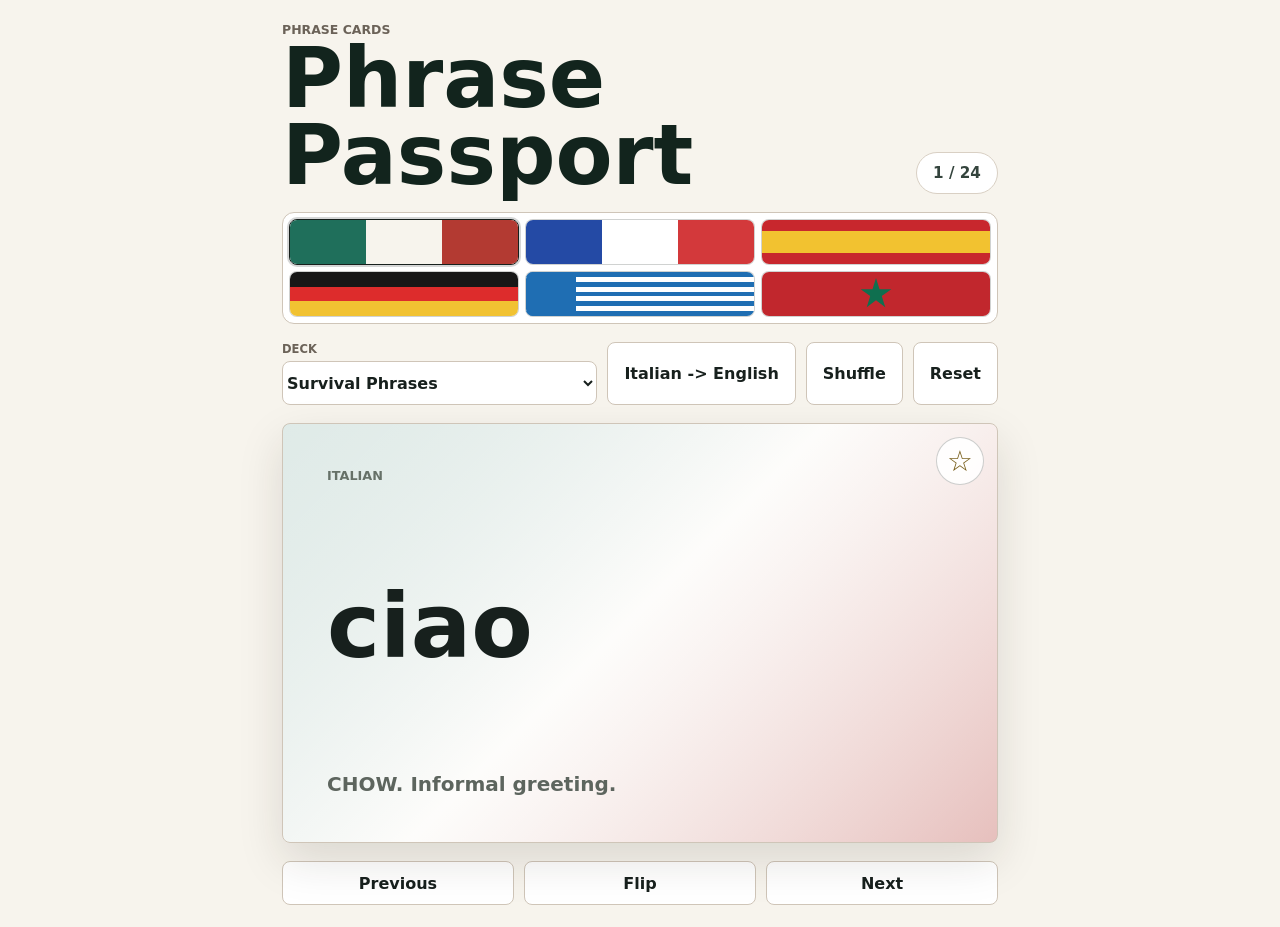
<file: index.html>
<!doctype html>
<html lang="en">
  <head>
    <meta charset="UTF-8" />
    <meta name="viewport" content="width=device-width, initial-scale=1.0" />
    <meta name="theme-color" content="#b72d2a" />
    <meta name="apple-mobile-web-app-capable" content="yes" />
    <meta name="apple-mobile-web-app-title" content="Phrase Passport" />
    <meta name="apple-mobile-web-app-status-bar-style" content="default" />
    <title>Phrase Passport</title>
    <link rel="manifest" href="./manifest.webmanifest" />
    <link rel="apple-touch-icon" href="./icons/icon.svg" />
    <link rel="icon" href="./icons/icon.svg" type="image/svg+xml" />
    <link rel="stylesheet" href="./styles.css" />
  </head>
  <body>
    <main class="app-shell">
      <header class="topbar">
        <div>
          <p class="kicker">Phrase cards</p>
          <h1>Phrase Passport</h1>
        </div>
        <div class="progress" aria-live="polite">
          <span id="card-count">1 / 1</span>
        </div>
      </header>

      <section class="language-panel" aria-label="Language selector">
        <div id="language-switch" class="language-switch" role="group" aria-label="Choose language"></div>
      </section>

      <section class="toolbar" aria-label="Deck controls">
        <label class="field">
          <span>Deck</span>
          <select id="deck-select"></select>
        </label>
        <button id="direction-button" type="button" aria-pressed="false">Italian → English</button>
        <button id="shuffle-button" type="button">Shuffle</button>
        <button id="reset-button" type="button">Reset</button>
      </section>

      <section class="study-area" aria-label="Flashcard study area">
        <button id="card" class="flashcard" type="button" aria-live="polite">
          <span class="card-face card-front">
            <span id="front-label" class="card-label">Italian</span>
            <strong id="front-text"></strong>
            <span id="front-note" class="card-note"></span>
          </span>
          <span class="card-face card-back">
            <span id="back-label" class="card-label">English</span>
            <strong id="back-text"></strong>
            <span id="back-note" class="card-note"></span>
          </span>
        </button>
        <button id="favorite-button" class="favorite-button" type="button" aria-pressed="false" aria-label="Add current card to favorites">
          ☆
        </button>
      </section>

      <nav class="nav-row" aria-label="Card navigation">
        <button id="previous-button" type="button">Previous</button>
        <button id="flip-button" type="button">Flip</button>
        <button id="next-button" type="button">Next</button>
      </nav>
    </main>

    <script src="./app.js" type="module"></script>
  </body>
</html>
</file>
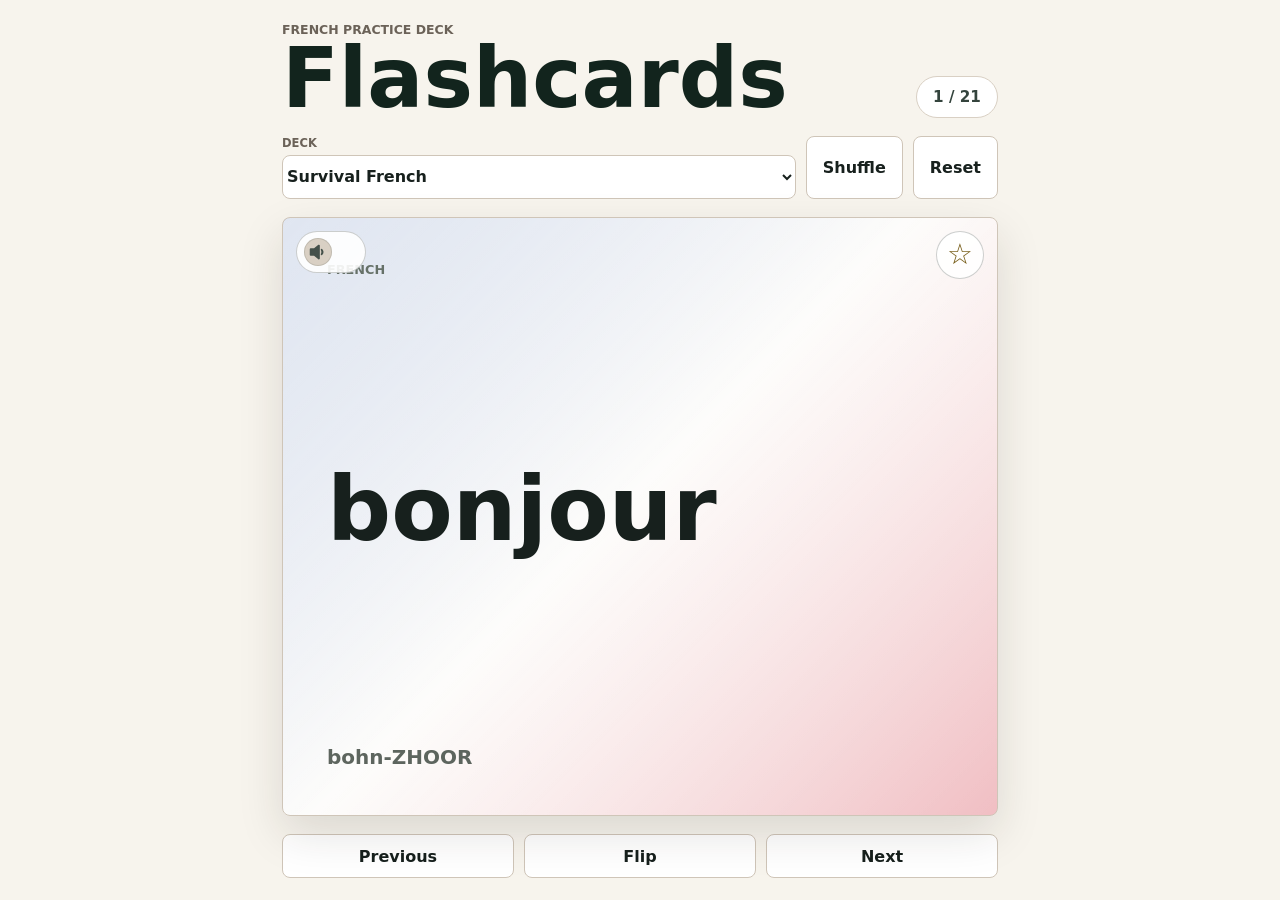
<file: french/index.html>
<!doctype html>
<html lang="en">
  <head>
    <meta charset="UTF-8" />
    <meta name="viewport" content="width=device-width, initial-scale=1.0" />
    <meta name="theme-color" content="#244f9e" />
    <meta name="apple-mobile-web-app-capable" content="yes" />
    <meta name="apple-mobile-web-app-title" content="French Cards" />
    <meta name="apple-mobile-web-app-status-bar-style" content="default" />
    <title>French Flashcards</title>
    <link rel="manifest" href="./manifest.webmanifest" />
    <link rel="apple-touch-icon" href="./icons/icon.svg" />
    <link rel="icon" href="./icons/icon.svg" type="image/svg+xml" />
    <link rel="stylesheet" href="./styles.css" />
  </head>
  <body>
    <main class="app-shell">
      <header class="topbar">
        <div>
          <p class="kicker">French practice deck</p>
          <h1>Flashcards</h1>
        </div>
        <div class="progress" aria-live="polite">
          <span id="card-count">1 / 1</span>
        </div>
      </header>

      <section class="toolbar" aria-label="Deck controls">
        <label class="field">
          <span>Deck</span>
          <select id="deck-select"></select>
        </label>
        <button id="shuffle-button" type="button">Shuffle</button>
        <button id="reset-button" type="button">Reset</button>
      </section>

      <section class="study-area" aria-label="Flashcard study area">
        <button id="card" class="flashcard" type="button" aria-live="polite">
          <span class="card-face card-front">
            <span id="front-label" class="card-label">French</span>
            <strong id="front-text"></strong>
            <span id="front-note" class="card-note"></span>
          </span>
          <span class="card-face card-back">
            <span id="back-label" class="card-label">English</span>
            <strong id="back-text"></strong>
            <span id="back-note" class="card-note"></span>
          </span>
        </button>
        <button id="audio-toggle" class="audio-toggle" type="button" role="switch" aria-checked="false" aria-label="Turn pronunciation on">
          <svg viewBox="0 0 24 24" aria-hidden="true">
            <path d="M4 9v6h4l5 4V5L8 9H4z" />
            <path d="M16 9.5a4 4 0 0 1 0 5" />
          </svg>
        </button>
        <button id="favorite-button" class="favorite-button" type="button" aria-pressed="false" aria-label="Add current card to favorites">
          ☆
        </button>
      </section>

      <nav class="nav-row" aria-label="Card navigation">
        <button id="previous-button" type="button">Previous</button>
        <button id="flip-button" type="button">Flip</button>
        <button id="next-button" type="button">Next</button>
      </nav>
    </main>

    <script src="./app.js" type="module"></script>
  </body>
</html>
</file>
<file: styles.css>
:root {
  color: #17201d;
  background: #f7f4ed;
  --accent: #1f6f5b;
  --accent-dark: #17382f;
  --accent-warm: #b33a32;
  font-family: Inter, ui-sans-serif, system-ui, -apple-system, BlinkMacSystemFont, "Segoe UI", sans-serif;
  font-synthesis: none;
  text-rendering: optimizeLegibility;
}

html[data-language="spanish"] {
  --accent: #c8272d;
  --accent-dark: #6f1e14;
  --accent-warm: #f2c230;
}

html[data-language="french"] {
  --accent: #244aa5;
  --accent-dark: #1f326f;
  --accent-warm: #d3393b;
}

html[data-language="german"] {
  --accent: #1b1b1b;
  --accent-dark: #3d2415;
  --accent-warm: #f1c232;
}

html[data-language="greek"] {
  --accent: #1f6eb3;
  --accent-dark: #153f72;
  --accent-warm: #ffffff;
}

html[data-language="moroccan"] {
  --accent: #c1272d;
  --accent-dark: #2b6d4a;
  --accent-warm: #0f6f4f;
}

* {
  box-sizing: border-box;
}

body {
  min-width: 320px;
  min-height: 100vh;
  margin: 0;
}

button,
select {
  font: inherit;
}

.app-shell {
  display: grid;
  grid-template-rows: auto auto auto 1fr auto;
  gap: 18px;
  width: min(760px, 100%);
  min-height: 100vh;
  margin: 0 auto;
  padding: 22px;
}

.topbar {
  display: flex;
  align-items: end;
  justify-content: space-between;
  gap: 16px;
}

.kicker {
  margin: 0 0 4px;
  color: #6b6258;
  font-size: 0.78rem;
  font-weight: 800;
  letter-spacing: 0;
  text-transform: uppercase;
}

h1 {
  margin: 0;
  color: #12241d;
  font-size: clamp(2.6rem, 12vw, 5.2rem);
  line-height: 0.92;
  letter-spacing: 0;
}

.progress {
  display: grid;
  place-items: center;
  min-width: 82px;
  min-height: 42px;
  border: 1px solid #d9d0c4;
  border-radius: 999px;
  background: #ffffff;
  color: #34443d;
  font-size: 0.95rem;
  font-weight: 800;
}

.language-panel {
  display: grid;
}

.language-switch {
  display: grid;
  grid-template-columns: repeat(3, minmax(0, 1fr));
  gap: 6px;
  min-height: 112px;
  padding: 6px;
  border: 1px solid #cfc5b8;
  border-radius: 12px;
  background: #ffffff;
  box-shadow: inset 0 0 0 1px rgb(255 255 255 / 0.7);
}

.language-option {
  position: relative;
  display: grid;
  place-items: center;
  min-width: 0;
  min-height: 46px;
  overflow: hidden;
  border: 1px solid rgb(23 32 29 / 0.2);
  color: #ffffff;
  isolation: isolate;
}

.language-option::before {
  content: "";
  position: absolute;
  inset: 0;
  z-index: -2;
}

.language-option.is-active {
  border-color: #17201d;
  box-shadow: 0 0 0 2px rgb(23 32 29 / 0.18);
}

.flag-italy::before {
  background: linear-gradient(90deg, #1f6f5b 0 33.3%, #f7f4ed 33.3% 66.6%, #b33a32 66.6%);
}

.flag-spain::before {
  background: linear-gradient(180deg, #c8272d 0 25%, #f2c230 25% 75%, #c8272d 75%);
}

.flag-france::before {
  background: linear-gradient(90deg, #244aa5 0 33.3%, #ffffff 33.3% 66.6%, #d3393b 66.6%);
}

.flag-germany::before {
  background: linear-gradient(180deg, #171717 0 33.3%, #dd2c2c 33.3% 66.6%, #f1c232 66.6%);
}

.flag-greece::before {
  background:
    linear-gradient(90deg, #1f6eb3 0 22%, transparent 22%),
    linear-gradient(180deg, #1f6eb3 0 11.1%, #ffffff 11.1% 22.2%, #1f6eb3 22.2% 33.3%, #ffffff 33.3% 44.4%, #1f6eb3 44.4% 55.5%, #ffffff 55.5% 66.6%, #1f6eb3 66.6% 77.7%, #ffffff 77.7% 88.8%, #1f6eb3 88.8%);
}

.flag-morocco::before {
  background: #c1272d;
}

.flag-morocco::after {
  content: "";
  position: absolute;
  top: 50%;
  left: 50%;
  z-index: -1;
  width: min(25%, 32px);
  aspect-ratio: 1;
  background: #0f6f4f;
  clip-path: polygon(50% 0, 61% 35%, 98% 35%, 68% 56%, 79% 91%, 50% 69%, 21% 91%, 32% 56%, 2% 35%, 39% 35%);
  transform: translate(-50%, -50%);
}

.toolbar,
.nav-row {
  display: grid;
  grid-template-columns: 1fr auto auto auto;
  gap: 10px;
}

.field {
  display: grid;
  gap: 5px;
}

.field span {
  color: #6b6258;
  font-size: 0.72rem;
  font-weight: 800;
  letter-spacing: 0;
  text-transform: uppercase;
}

select,
button {
  min-height: 44px;
  border: 1px solid #cfc5b8;
  border-radius: 8px;
  background: #ffffff;
  color: #17201d;
  font-weight: 800;
}

button {
  padding: 0 16px;
  cursor: pointer;
}

#direction-button {
  white-space: nowrap;
}

button:active {
  transform: translateY(1px);
}

button:focus-visible,
select:focus-visible {
  outline: 3px solid color-mix(in srgb, var(--accent) 48%, white);
  outline-offset: 2px;
}

.study-area {
  display: grid;
  position: relative;
  min-height: 420px;
}

.flashcard {
  position: relative;
  width: 100%;
  min-height: 100%;
  padding: 0;
  border: 0;
  border-radius: 8px;
  background: transparent;
  perspective: 1200px;
  touch-action: pan-y;
}

.favorite-button {
  position: absolute;
  top: 14px;
  right: 14px;
  z-index: 3;
  display: grid;
  place-items: center;
  width: 48px;
  min-width: 48px;
  min-height: 48px;
  padding: 0;
  border-color: rgb(23 32 29 / 0.22);
  border-radius: 999px;
  background: rgb(255 255 255 / 0.9);
  color: #765c17;
  font-size: 1.8rem;
  line-height: 1;
}

.favorite-button.is-favorite {
  background: #fff4bd;
  border-color: #d5a817;
  color: #7a5700;
}

.card-face {
  position: absolute;
  inset: 0;
  display: flex;
  flex-direction: column;
  justify-content: space-between;
  gap: 18px;
  overflow: hidden;
  border: 1px solid #cfc5b8;
  border-radius: 8px;
  padding: clamp(22px, 6vw, 44px);
  text-align: left;
  backface-visibility: hidden;
  box-shadow: 0 18px 45px rgb(35 29 21 / 0.13);
  transform-style: preserve-3d;
  transition: transform 220ms ease;
}

.card-front {
  background:
    linear-gradient(135deg, rgb(255 255 255 / 0.86), rgb(255 255 255 / 0.68)),
    linear-gradient(135deg, var(--accent), #f7f4ed 48%, var(--accent-warm));
}

.card-back {
  background: var(--accent-dark);
  color: #ffffff;
  transform: rotateY(180deg);
}

.flashcard.is-flipped .card-front {
  transform: rotateY(180deg);
}

.flashcard.is-flipped .card-back {
  transform: rotateY(360deg);
}

.card-label {
  color: #667168;
  font-size: 0.8rem;
  font-weight: 900;
  letter-spacing: 0;
  text-transform: uppercase;
}

.card-back .card-label {
  color: #9bc9b9;
}

.card-face strong {
  min-width: 0;
  color: inherit;
  font-size: clamp(2.4rem, 14vw, 5.6rem);
  line-height: 0.98;
  letter-spacing: 0;
  word-break: break-word;
}

.card-face strong.is-empty {
  font-size: clamp(1.7rem, 7vw, 3rem);
  line-height: 1.12;
}

.card-note {
  color: #5d655e;
  font-size: clamp(1rem, 3vw, 1.25rem);
  line-height: 1.35;
}

html[data-language="moroccan"] .card-note {
  font-size: clamp(1.45rem, 5vw, 2.15rem);
  font-weight: 900;
  line-height: 1.2;
}

.card-back .card-note {
  color: #c7ddd5;
}

.nav-row {
  grid-template-columns: 1fr 1fr 1fr;
}

@media (max-width: 560px) {
  .app-shell {
    gap: 14px;
    padding: 16px;
  }

  .topbar {
    align-items: start;
    flex-direction: column;
  }

  .progress {
    width: 100%;
  }

  .toolbar {
    grid-template-columns: 1fr 1fr 1fr;
  }

  .language-switch {
    grid-template-columns: repeat(2, minmax(0, 1fr));
    min-height: 148px;
  }

  .language-option {
    min-height: 40px;
    padding: 0 6px;
  }

  .field {
    grid-column: 1 / -1;
  }

  #direction-button {
    grid-column: 1 / -1;
  }

  .study-area {
    min-height: 390px;
  }

  button {
    padding: 0 12px;
  }
}
</file>
<file: french/styles.css>
:root {
  color: #17201d;
  background: #f7f4ed;
  font-family: Inter, ui-sans-serif, system-ui, -apple-system, BlinkMacSystemFont, "Segoe UI", sans-serif;
  font-synthesis: none;
  text-rendering: optimizeLegibility;
}

* {
  box-sizing: border-box;
}

body {
  min-width: 320px;
  min-height: 100vh;
  margin: 0;
}

button,
select {
  font: inherit;
}

.app-shell {
  display: grid;
  grid-template-rows: auto auto 1fr auto;
  gap: 18px;
  width: min(760px, 100%);
  min-height: 100vh;
  margin: 0 auto;
  padding: 22px;
}

.topbar {
  display: flex;
  align-items: end;
  justify-content: space-between;
  gap: 16px;
}

.kicker {
  margin: 0 0 4px;
  color: #6b6258;
  font-size: 0.78rem;
  font-weight: 800;
  letter-spacing: 0;
  text-transform: uppercase;
}

h1 {
  margin: 0;
  color: #12241d;
  font-size: clamp(2.6rem, 12vw, 5.2rem);
  line-height: 0.92;
  letter-spacing: 0;
}

.progress {
  display: grid;
  place-items: center;
  min-width: 82px;
  min-height: 42px;
  border: 1px solid #d9d0c4;
  border-radius: 999px;
  background: #ffffff;
  color: #34443d;
  font-size: 0.95rem;
  font-weight: 800;
}

.toolbar,
.nav-row {
  display: grid;
  grid-template-columns: 1fr auto auto;
  gap: 10px;
}

.field {
  display: grid;
  gap: 5px;
}

.field span {
  color: #6b6258;
  font-size: 0.72rem;
  font-weight: 800;
  letter-spacing: 0;
  text-transform: uppercase;
}

select,
button {
  min-height: 44px;
  border: 1px solid #cfc5b8;
  border-radius: 8px;
  background: #ffffff;
  color: #17201d;
  font-weight: 800;
}

button {
  padding: 0 16px;
  cursor: pointer;
}

button:active {
  transform: translateY(1px);
}

button:focus-visible,
select:focus-visible {
  outline: 3px solid #8eb2ff;
  outline-offset: 2px;
}

.study-area {
  display: grid;
  position: relative;
  min-height: 420px;
}

.flashcard {
  position: relative;
  width: 100%;
  min-height: 100%;
  padding: 0;
  border: 0;
  border-radius: 8px;
  background: transparent;
  perspective: 1200px;
  touch-action: pan-y;
}

.favorite-button {
  position: absolute;
  top: 14px;
  right: 14px;
  z-index: 3;
  display: grid;
  place-items: center;
  width: 48px;
  min-width: 48px;
  min-height: 48px;
  padding: 0;
  border-color: rgb(23 32 29 / 0.22);
  border-radius: 999px;
  background: rgb(255 255 255 / 0.9);
  color: #765c17;
  font-size: 1.8rem;
  line-height: 1;
}

.audio-toggle {
  position: absolute;
  top: 14px;
  left: 14px;
  z-index: 3;
  display: grid;
  place-items: center;
  width: 70px;
  min-width: 70px;
  min-height: 42px;
  padding: 0;
  border-color: rgb(23 32 29 / 0.22);
  border-radius: 999px;
  background: rgb(255 255 255 / 0.9);
  color: #44504a;
}

.audio-toggle::after {
  content: "";
  position: absolute;
  left: 7px;
  width: 28px;
  height: 28px;
  border-radius: 999px;
  background: #d9d0c4;
  box-shadow: inset 0 0 0 1px rgb(23 32 29 / 0.12);
  transition: transform 180ms ease, background 180ms ease;
}

.audio-toggle svg {
  position: absolute;
  left: 10px;
  z-index: 4;
  width: 22px;
  height: 22px;
  fill: currentColor;
  stroke: currentColor;
  stroke-width: 2;
  stroke-linecap: round;
  stroke-linejoin: round;
  transition: transform 180ms ease, color 180ms ease;
}

.audio-toggle.is-on {
  border-color: #244f9e;
  background: #244f9e;
  color: #244f9e;
}

.audio-toggle.is-on::after {
  background: #ffffff;
  transform: translateX(28px);
}

.audio-toggle.is-on svg {
  transform: translateX(28px);
}

.audio-toggle:disabled {
  cursor: not-allowed;
  opacity: 0.62;
}

.favorite-button.is-favorite {
  background: #fff4bd;
  border-color: #d5a817;
  color: #7a5700;
}

.card-face {
  position: absolute;
  inset: 0;
  display: flex;
  flex-direction: column;
  justify-content: space-between;
  gap: 18px;
  overflow: hidden;
  border: 1px solid #cfc5b8;
  border-radius: 8px;
  padding: clamp(22px, 6vw, 44px);
  text-align: left;
  backface-visibility: hidden;
  box-shadow: 0 18px 45px rgb(35 29 21 / 0.13);
  transform-style: preserve-3d;
  transition: transform 220ms ease;
}

.card-front {
  background:
    linear-gradient(135deg, rgb(255 255 255 / 0.86), rgb(255 255 255 / 0.68)),
    linear-gradient(135deg, #244f9e, #f7f4ed 48%, #d23645);
}

.card-back {
  background: #1f315d;
  color: #ffffff;
  transform: rotateY(180deg);
}

.flashcard.is-flipped .card-front {
  transform: rotateY(180deg);
}

.flashcard.is-flipped .card-back {
  transform: rotateY(360deg);
}

.card-label {
  color: #667168;
  font-size: 0.8rem;
  font-weight: 900;
  letter-spacing: 0;
  text-transform: uppercase;
}

.card-back .card-label {
  color: #b8caff;
}

.card-face strong {
  min-width: 0;
  color: inherit;
  font-size: clamp(2.4rem, 14vw, 5.6rem);
  line-height: 0.98;
  letter-spacing: 0;
  word-break: break-word;
}

.card-face strong.is-empty {
  font-size: clamp(1.7rem, 7vw, 3rem);
  line-height: 1.12;
}

.card-note {
  color: #5d655e;
  font-size: clamp(1rem, 3vw, 1.25rem);
  line-height: 1.35;
}

.card-back .card-note {
  color: #d7e0ff;
}

.nav-row {
  grid-template-columns: 1fr 1fr 1fr;
}

@media (max-width: 560px) {
  .app-shell {
    gap: 14px;
    padding: 16px;
  }

  .topbar {
    align-items: start;
    flex-direction: column;
  }

  .progress {
    width: 100%;
  }

  .toolbar {
    grid-template-columns: 1fr 1fr;
  }

  .field {
    grid-column: 1 / -1;
  }

  .study-area {
    min-height: 390px;
  }

  button {
    padding: 0 12px;
  }
}
</file>
